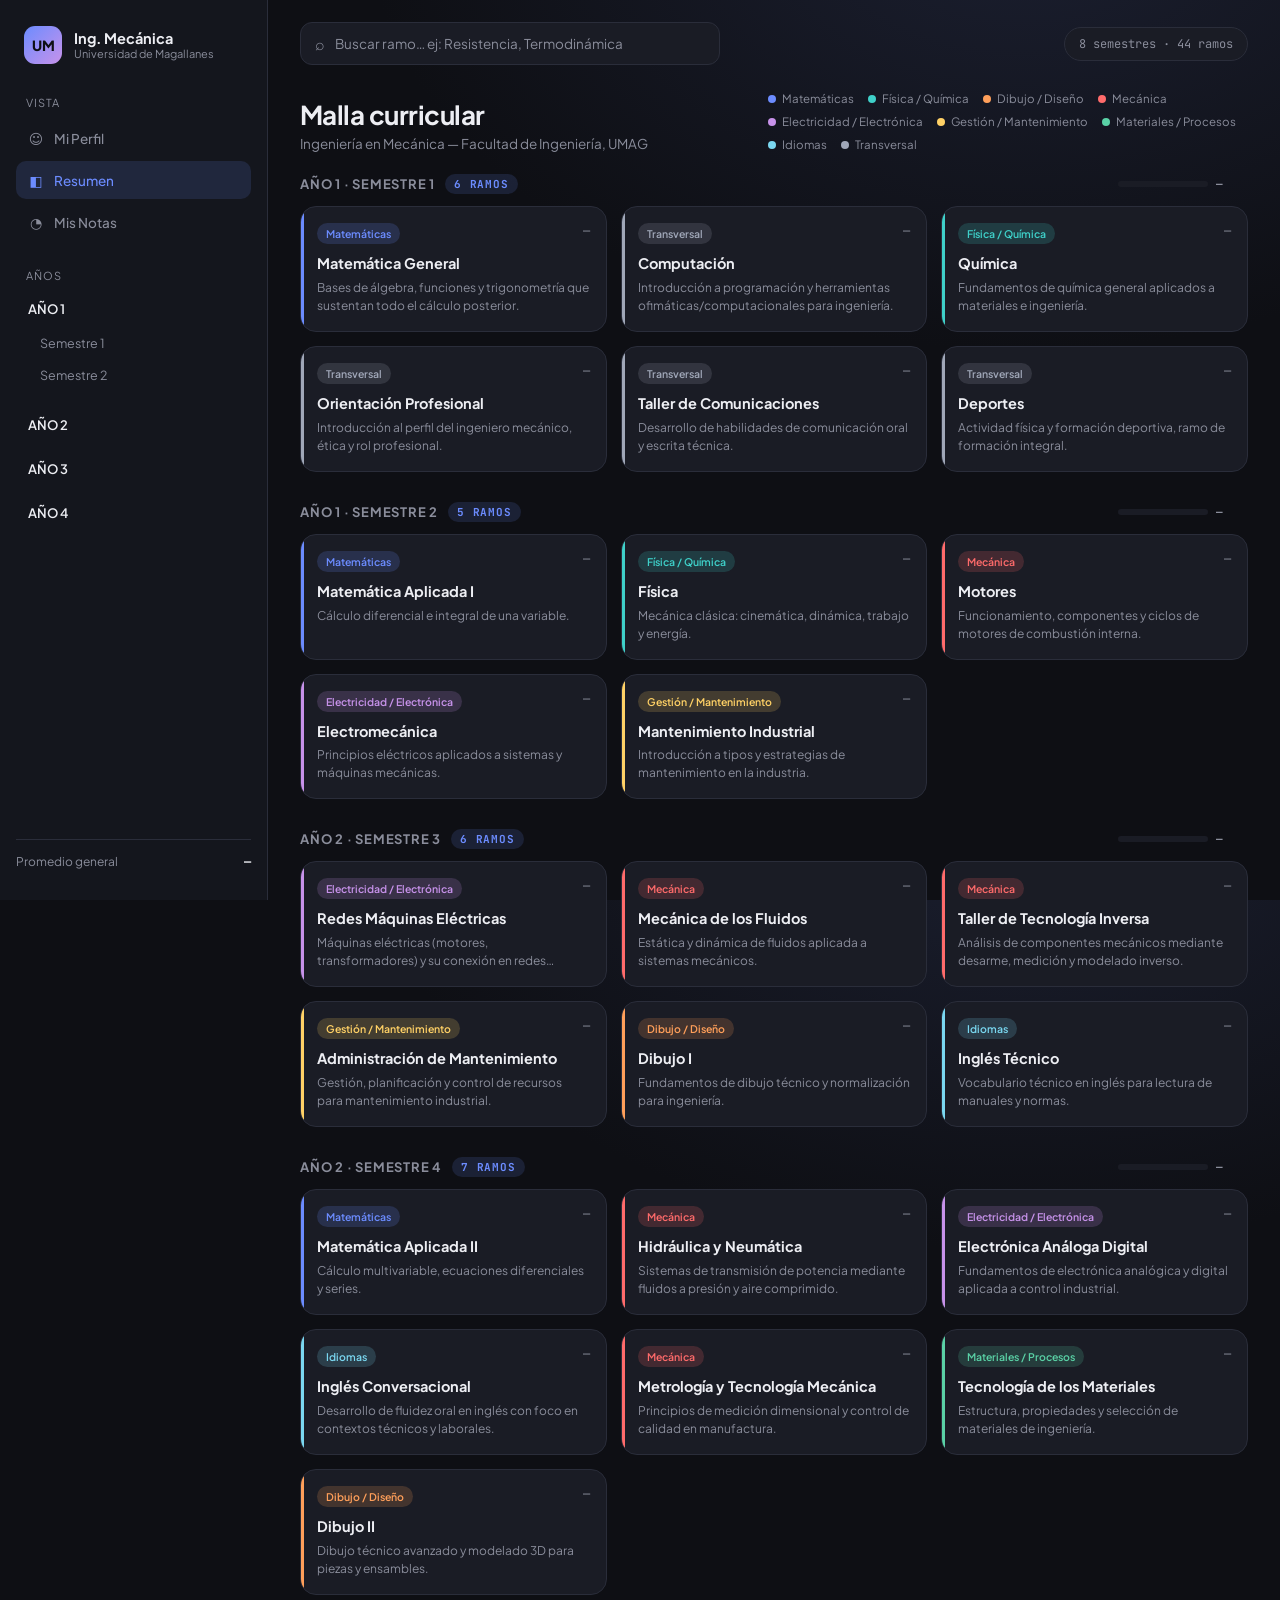
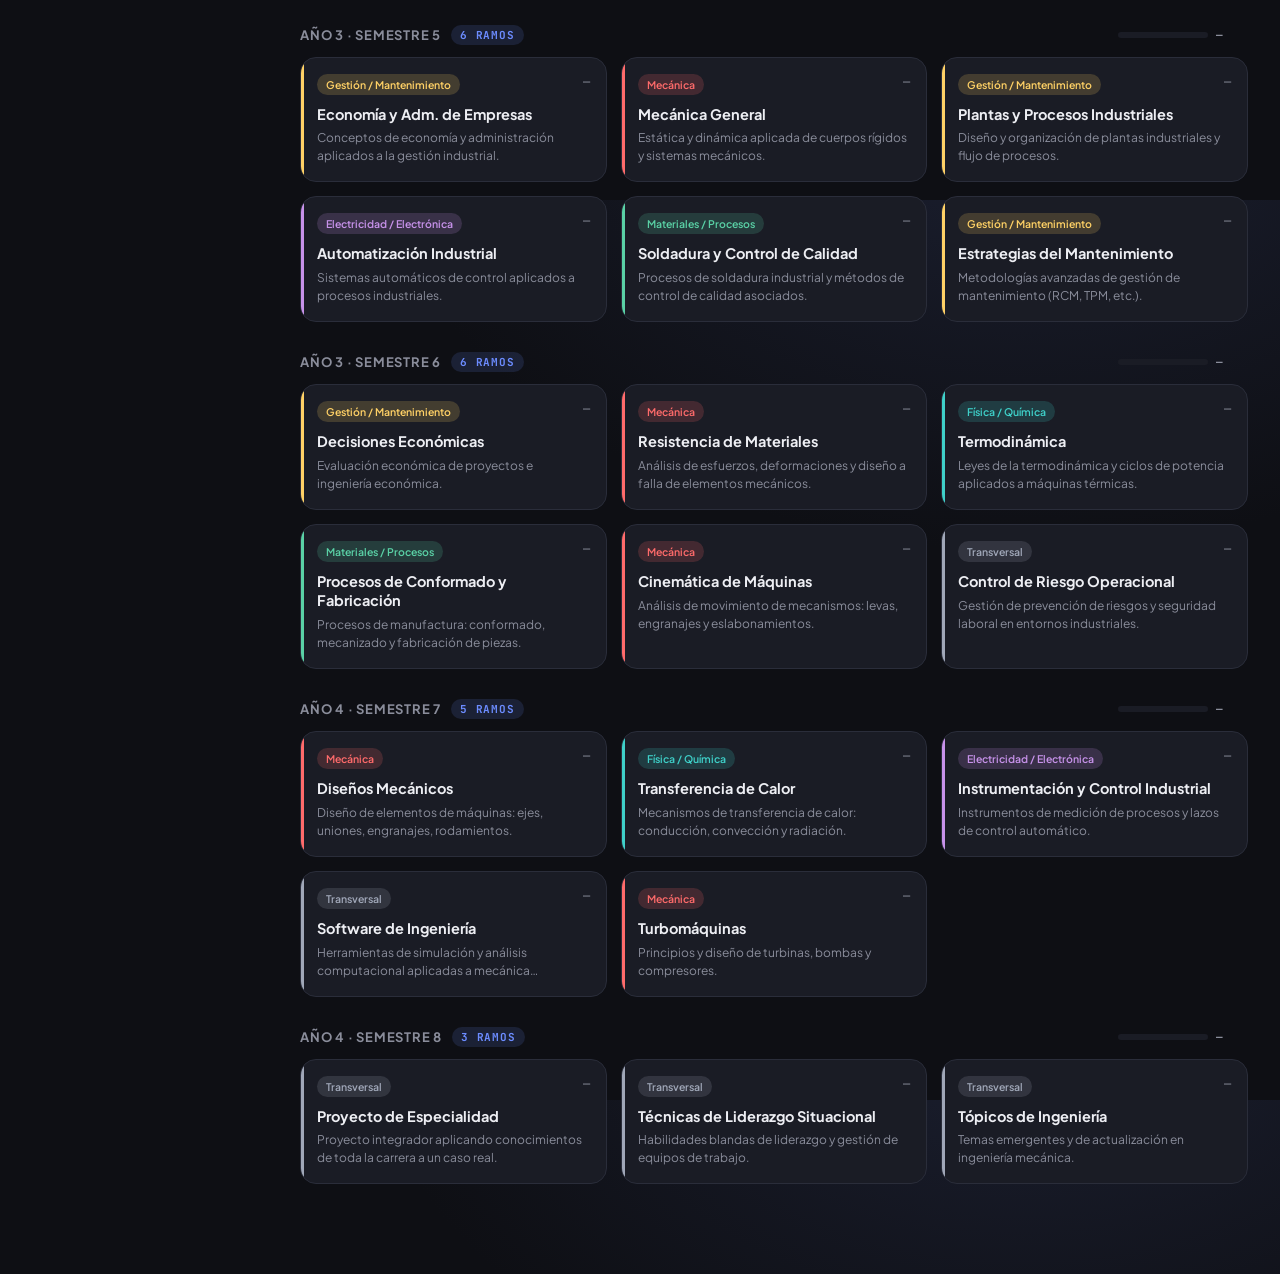
<file: index.html>
<!DOCTYPE html>
<html lang="es">
<head>
<meta charset="UTF-8">
<meta name="viewport" content="width=device-width, initial-scale=1.0">
<title>UMAG · Ingeniería Mecánica — Dashboard de Estudio</title>
<link rel="preconnect" href="https://fonts.googleapis.com">
<link href="https://fonts.googleapis.com/css2?family=Plus+Jakarta+Sans:wght@400;500;600;700;800&family=JetBrains+Mono:wght@400;500&display=swap" rel="stylesheet">
<link rel="stylesheet" href="style.css">
</head>
<body>

<div class="app">

  <!-- SIDEBAR -->
  <aside class="sidebar" id="sidebar">
    <div class="brand">
      <div class="brand-mark">UM</div>
      <div class="brand-text">
        <span class="brand-title">Ing. Mecánica</span>
        <span class="brand-sub">Universidad de Magallanes</span>
      </div>
    </div>

    <nav class="nav">
      <span class="nav-label">Vista</span>
      <button class="nav-item" data-view="profile">
        <span class="nav-ico">☺</span> Mi Perfil
      </button>
      <button class="nav-item active" data-view="overview">
        <span class="nav-ico">◧</span> Resumen
      </button>
      <button class="nav-item" data-view="grades">
        <span class="nav-ico">◔</span> Mis Notas
      </button>
    </nav>

    <nav class="nav years-nav" id="yearsNav">
      <span class="nav-label">Años</span>
      <!-- generado por JS -->
    </nav>

    <div class="sidebar-footer">
      <div class="progress-mini">
        <div class="progress-mini-top">
          <span>Promedio general</span>
          <strong id="globalAvg">—</strong>
        </div>
      </div>
    </div>
  </aside>

  <!-- MAIN -->
  <main class="main">

    <header class="topbar">
      <button class="hamburger" id="hamburgerBtn" aria-label="Abrir menú">
        <span></span><span></span><span></span>
      </button>
      <div class="search">
        <span class="search-ico">⌕</span>
        <input id="searchInput" type="text" placeholder="Buscar ramo… ej: Resistencia, Termodinámica">
      </div>
      <div class="topbar-right">
        <div class="chip" id="semesterChip">8 semestres · 44 ramos</div>
      </div>
    </header>

    <!-- OVERVIEW VIEW -->
    <section id="view-overview" class="view active">
      <div class="view-head">
        <div>
          <h1>Malla curricular</h1>
          <p class="muted">Ingeniería en Mecánica — Facultad de Ingeniería, UMAG</p>
        </div>
        <div class="legend" id="legend"></div>
      </div>

      <div id="semestersWrap"></div>
    </section>

    <!-- GRADES VIEW -->
    <section id="view-grades" class="view">
      <div class="view-head">
        <div>
          <h1>Mis Notas</h1>
          <p class="muted">Registra tus puntajes por evaluación en cada ramo. Se guardan en este navegador.</p>
        </div>
      </div>
      <div id="gradesWrap"></div>
    </section>

    <!-- PROFILE VIEW -->
    <section id="view-profile" class="view">
      <div class="view-head">
        <div>
          <h1>Mi Perfil</h1>
          <p class="muted">Inicia sesión para personalizar tu sesión. Tus datos se guardan solo en este navegador (no hay servidor).</p>
        </div>
      </div>

      <!-- Logged out: login / register -->
      <div id="authBox" class="auth-box">
        <div class="auth-tabs">
          <button class="auth-tab active" data-auth-tab="login">Iniciar sesión</button>
          <button class="auth-tab" data-auth-tab="register">Crear cuenta</button>
        </div>

        <form id="loginForm" class="auth-form active">
          <label>Correo</label>
          <input type="email" id="loginEmail" placeholder="tucorreo@ejemplo.com" required>
          <label>Clave</label>
          <input type="password" id="loginPassword" placeholder="••••••••" required>
          <button type="submit">Iniciar sesión</button>
          <p class="auth-error" id="loginError"></p>
        </form>

        <form id="registerForm" class="auth-form">
          <label>Nombre</label>
          <input type="text" id="regName" placeholder="Tu nombre" required>
          <label>Correo</label>
          <input type="email" id="regEmail" placeholder="tucorreo@ejemplo.com" required>
          <label>Clave</label>
          <input type="password" id="regPassword" placeholder="Mínimo 4 caracteres" required>
          <button type="submit">Crear cuenta</button>
          <p class="auth-error" id="registerError"></p>
        </form>

        <p class="auth-note">⚠️ Este sitio es estático (GitHub Pages), no tiene servidor ni base de datos. Tu cuenta y clave se guardan únicamente en el almacenamiento local de este navegador — no es un sistema de autenticación seguro ni sincronizado entre dispositivos.</p>
      </div>

      <!-- Logged in: profile settings -->
      <div id="profileBox" class="profile-box" style="display:none">
        <div class="profile-card">
          <label class="profile-avatar-wrap" for="profilePhotoInput">
            <div class="profile-avatar" id="profileAvatar">U</div>
            <span class="profile-avatar-edit">Cambiar foto</span>
          </label>
          <input type="file" id="profilePhotoInput" accept="image/*" hidden>
          <div>
            <h2 id="profileName">—</h2>
            <p class="muted" id="profileEmail">—</p>
          </div>
        </div>

        <form id="profileForm" class="auth-form active">
          <label>Nombre</label>
          <input type="text" id="profileNameInput">
          <label>Fecha de nacimiento</label>
          <input type="date" id="profileBirthdateInput">
          <label>Carrera</label>
          <input type="text" id="profileCareerInput" value="Ingeniería en Mecánica — UMAG">
          <label>Año actual</label>
          <select id="profileYearInput">
            <option value="1">Año 1</option>
            <option value="2">Año 2</option>
            <option value="3">Año 3</option>
            <option value="4">Año 4</option>
          </select>

          <h3 class="profile-section-title">Redes sociales</h3>
          <label>Instagram</label>
          <input type="text" id="profileInstagramInput" placeholder="@usuario o link">
          <label>TikTok</label>
          <input type="text" id="profileTiktokInput" placeholder="@usuario o link">
          <label>LinkedIn</label>
          <input type="text" id="profileLinkedinInput" placeholder="Link a tu perfil">

          <button type="submit">Guardar cambios</button>
          <p class="auth-error ok" id="profileSaved"></p>
        </form>

        <div class="profile-socials" id="profileSocials"></div>

        <button class="logout-btn" id="logoutBtn">Cerrar sesión</button>
      </div>
    </section>

  </main>
</div>

<div class="sidebar-overlay" id="sidebarOverlay"></div>

<!-- DETAIL PANEL (slide-over) -->
<div class="overlay" id="overlay"></div>
<aside class="panel" id="panel">
  <div class="panel-head">
    <div>
      <div class="panel-tag" id="panelArea"></div>
      <h2 id="panelTitle"></h2>
      <p class="muted" id="panelMeta"></p>
    </div>
    <button class="panel-close" id="panelClose">✕</button>
  </div>

  <div class="panel-tabs">
    <button class="tab active" data-tab="study">Contenido de estudio</button>
    <button class="tab" data-tab="grades">Puntajes</button>
  </div>

  <div class="panel-body">
    <div class="tab-content active" id="tab-study">
      <p class="panel-summary" id="panelSummary"></p>

      <h4>Temas clave <span class="hint">— clic para abrir el detalle completo</span></h4>
      <ul class="topics-list" id="panelTopics"></ul>

      <h4>Tips de estudio</h4>
      <ul class="tips-list" id="panelTips"></ul>
    </div>

    <div class="tab-content" id="tab-grades">
      <div class="grade-add">
        <input type="number" id="evalScore" placeholder="Puntaje" step="0.1" min="0" max="100">
        <input type="number" id="evalWeight" placeholder="% ponderación" step="1" min="0" max="100">
        <button id="evalAdd">Agregar</button>
      </div>
      <div class="passmin-row">
        <span>Nota mínima para aprobar</span>
        <input type="number" id="passMinInput" placeholder="ej: 60" step="0.1" min="0" max="100">
      </div>
      <div class="grade-avg" id="subjectAvgBox">
        <span>Promedio ponderado del ramo</span>
        <strong id="subjectAvg">—</strong>
      </div>
      <div class="pass-status" id="passStatus" style="display:none"></div>
      <div class="weight-total" id="weightTotal"></div>
      <ul class="grade-list" id="gradeList"></ul>
    </div>
  </div>
</aside>

<script src="data.js"></script>
<script src="auth.js"></script>
<script src="app.js"></script>
</body>
</html>
</file>
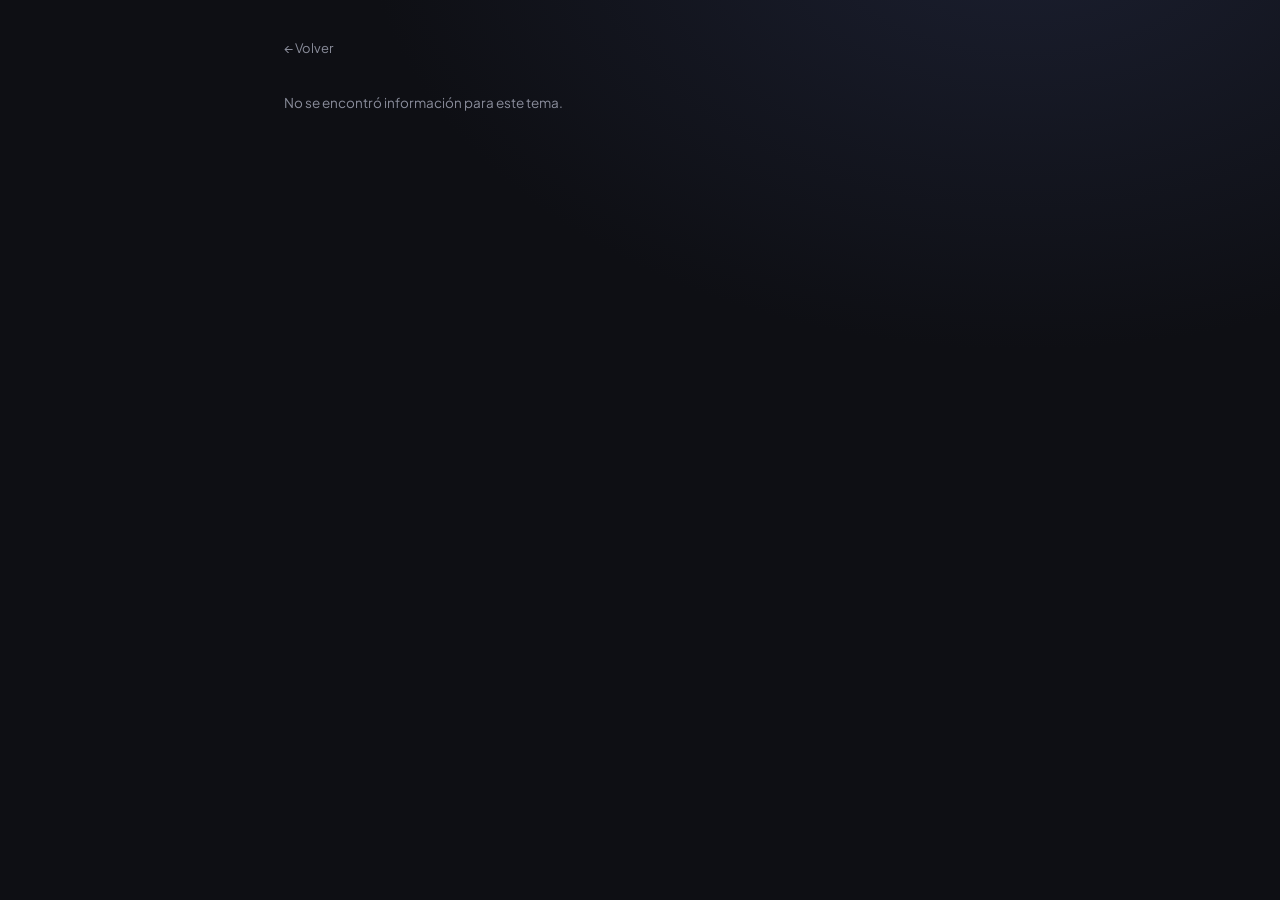
<file: topic.html>
<!DOCTYPE html>
<html lang="es">
<head>
<meta charset="UTF-8">
<meta name="viewport" content="width=device-width, initial-scale=1.0">
<title>Tema · UMAG Ingeniería Mecánica</title>
<link rel="preconnect" href="https://fonts.googleapis.com">
<link href="https://fonts.googleapis.com/css2?family=Plus+Jakarta+Sans:wght@400;500;600;700;800&family=JetBrains+Mono:wght@400;500&display=swap" rel="stylesheet">
<link rel="stylesheet" href="style.css">
</head>
<body>

<div class="topic-page" id="topicPage">
  <!-- contenido generado por JS -->
</div>

<script src="data.js"></script>
<script src="diagrams.js"></script>
<script src="topic.js"></script>
</body>
</html>
</file>
<file: style.css>
:root{
  --bg: #0E0F14;
  --bg-soft: #14161D;
  --card: #1A1C25;
  --card-hover: #20222D;
  --border: #2A2D3A;
  --text: #EDEEF3;
  --muted: #8A8D9B;
  --accent: #6C8CFF;
  --accent-soft: rgba(108,140,255,0.14);
  --radius: 16px;
  --font: 'Plus Jakarta Sans', system-ui, sans-serif;
  --mono: 'JetBrains Mono', monospace;
}

*{ box-sizing: border-box; }
html,body{ height:100%; }
body{
  margin:0;
  background: radial-gradient(1200px 800px at 80% -10%, #1b1f30 0%, var(--bg) 55%);
  color: var(--text);
  font-family: var(--font);
  -webkit-font-smoothing: antialiased;
}

.app{ display:flex; min-height:100vh; }

/* ===== SIDEBAR ===== */
.sidebar{
  width: 268px;
  flex-shrink:0;
  background: var(--bg-soft);
  border-right: 1px solid var(--border);
  display:flex;
  flex-direction:column;
  padding: 22px 16px;
  position: sticky;
  top:0;
  height:100vh;
}
.brand{ display:flex; align-items:center; gap:12px; padding: 4px 8px 22px; }
.brand-mark{
  width:38px; height:38px; border-radius:11px;
  background: linear-gradient(135deg, var(--accent), #C792EA);
  display:flex; align-items:center; justify-content:center;
  font-weight:800; font-size:14px; color:#0E0F14;
}
.brand-text{ display:flex; flex-direction:column; line-height:1.25; }
.brand-title{ font-weight:700; font-size:14.5px; }
.brand-sub{ font-size:11px; color:var(--muted); }

.nav{ display:flex; flex-direction:column; gap:4px; margin-bottom:18px; }
.nav-label{
  font-size:11px; text-transform:uppercase; letter-spacing:.08em;
  color: var(--muted); padding: 10px 10px 6px;
}
.nav-item{
  all:unset; cursor:pointer;
  display:flex; align-items:center; gap:10px;
  padding:10px 12px; border-radius:10px;
  font-size:13.5px; color: var(--muted); font-weight:500;
}
.nav-item:hover{ background: var(--card); color: var(--text); }
.nav-item.active{ background: var(--accent-soft); color: var(--accent); }
.nav-ico{ font-size:14px; width:16px; text-align:center; }

.years-nav{ flex:1; overflow-y:visible; }
.year-group{ margin-bottom:6px; }
.year-head{
  all:unset; box-sizing:border-box; cursor:pointer; width:100%;
  display:flex; align-items:center; justify-content:space-between;
  padding:9px 12px; border-radius:10px; font-size:13px; font-weight:600;
  color: var(--text);
}
.year-head:hover{ background: var(--card); }
.year-head .chev{ color:var(--muted); transition: transform .15s; font-size:11px; }
.year-group.open .year-head .chev{ transform: rotate(90deg); }
.sem-list{ display:none; flex-direction:column; gap:2px; padding-left: 14px; margin: 2px 0 8px; }
.year-group.open .sem-list{ display:flex; }
.sem-link{
  all:unset; cursor:pointer; font-size:12.5px; color:var(--muted);
  padding:7px 10px; border-radius:8px;
}
.sem-link:hover{ background:var(--card); color:var(--text); }

.sidebar-footer{ padding-top: 14px; border-top:1px solid var(--border); }
.progress-mini-top{ display:flex; justify-content:space-between; font-size:12px; color:var(--muted); margin-bottom:8px; }
.progress-mini-top strong{ color: var(--text); font-family: var(--mono); }
.bar{ height:6px; background: var(--card); border-radius:6px; overflow:hidden; }
.bar-fill{ height:100%; width:0%; background: linear-gradient(90deg, var(--accent), #3FD0C9); transition: width .4s; }

/* ===== MAIN ===== */
.main{ flex:1; min-width:0; padding: 22px 32px 60px; }

.topbar{ display:flex; align-items:center; justify-content:space-between; gap:16px; margin-bottom: 26px; }
.search{
  flex:1; max-width:420px; display:flex; align-items:center; gap:10px;
  background: var(--card); border:1px solid var(--border); border-radius: 12px;
  padding: 10px 14px;
}
.search-ico{ color:var(--muted); }
.search input{
  all:unset; flex:1; color:var(--text); font-size:13.5px;
}
.search input::placeholder{ color: var(--muted); }
.chip{
  background: var(--card); border:1px solid var(--border); color:var(--muted);
  font-size:12px; padding:8px 14px; border-radius:999px; font-family: var(--mono);
}

.view{ display:none; }
.view.active{ display:block; }

.view-head{ display:flex; align-items:flex-end; justify-content:space-between; gap:20px; margin-bottom: 22px; flex-wrap:wrap; }
.view-head h1{ font-size: 26px; margin:0 0 4px; letter-spacing:-0.02em; }
.muted{ color: var(--muted); font-size: 13.5px; margin:0; }

.legend{ display:flex; flex-wrap:wrap; gap:8px 14px; max-width: 480px; }
.legend-item{ display:flex; align-items:center; gap:6px; font-size:11.5px; color:var(--muted); }
.legend-dot{ width:8px; height:8px; border-radius:50%; }

.semester-block{ margin-bottom: 30px; }
.semester-title{
  display:flex; align-items:center; gap:10px;
  font-size: 13px; font-weight:700; text-transform:uppercase; letter-spacing:.06em;
  color: var(--muted); margin: 0 0 12px; flex-wrap: wrap;
}
.semester-title .badge{
  background: var(--accent-soft); color: var(--accent);
  padding: 3px 9px; border-radius: 999px; font-size:11px; font-family: var(--mono);
}
.semester-progress{ display:flex; align-items:center; gap:8px; margin-left:auto; }
.semester-progress .bar{ width:90px; height:6px; }
.semester-progress .sp-label{ font-family: var(--mono); font-size:11px; color: var(--muted); min-width:32px; }

.cards-grid{
  display:grid; grid-template-columns: repeat(auto-fill, minmax(240px,1fr)); gap: 14px;
}

.subject-card{
  background: var(--card); border:1px solid var(--border); border-radius: var(--radius);
  padding: 16px; cursor:pointer; transition: all .15s ease; position:relative; overflow:hidden;
}
.subject-card::before{
  content:""; position:absolute; left:0; top:0; bottom:0; width:3px;
  background: var(--c, var(--accent));
}
.subject-card:hover{ background: var(--card-hover); transform: translateY(-2px); border-color: var(--c, var(--border)); }
.card-top{ display:flex; justify-content:space-between; align-items:flex-start; margin-bottom:10px; }
.area-pill{
  font-size:10.5px; font-weight:600; padding:4px 9px; border-radius:999px;
  background: color-mix(in srgb, var(--c, var(--accent)) 18%, transparent);
  color: var(--c, var(--accent));
}
.card-score{ font-family: var(--mono); font-size:12px; color: var(--muted); }
.card-score.has-score{ color: #5AD1A6; font-weight:600; }
.subject-card h3{ font-size: 14.5px; margin: 0 0 6px; line-height:1.3; }
.card-summary{ font-size:12px; color: var(--muted); line-height:1.5; margin:0; display:-webkit-box; -webkit-line-clamp:2; -webkit-box-orient:vertical; overflow:hidden; }

/* ===== GRADES VIEW ===== */
.grades-grid{ display:grid; grid-template-columns: repeat(auto-fill, minmax(280px,1fr)); gap:14px; }
.grade-card{
  background: var(--card); border:1px solid var(--border); border-radius: var(--radius); padding:16px; cursor:pointer;
}
.grade-card:hover{ background: var(--card-hover); }
.grade-card h4{ margin:0 0 4px; font-size:13.5px; }
.grade-card .gc-meta{ font-size:11px; color:var(--muted); margin-bottom:10px; }
.grade-card .gc-avg{ font-family: var(--mono); font-size: 22px; font-weight:700; }
.grade-card .gc-avg.empty{ color: var(--muted); font-size:13px; font-weight:500; }
.grade-card .gc-count{ font-size:11px; color: var(--muted); margin-top:4px; }

/* ===== PANEL ===== */
.overlay{
  position:fixed; inset:0; background: rgba(8,9,13,0.6); backdrop-filter: blur(2px);
  opacity:0; pointer-events:none; transition: opacity .2s; z-index:40;
}
.overlay.show{ opacity:1; pointer-events:auto; }

.panel{
  position:fixed; top:0; right:0; height:100vh; width: 420px; max-width: 92vw;
  background: var(--bg-soft); border-left:1px solid var(--border);
  transform: translateX(100%); transition: transform .25s ease; z-index:50;
  display:flex; flex-direction:column;
}
.panel.show{ transform: translateX(0); }

.panel-head{ display:flex; justify-content:space-between; align-items:flex-start; padding: 22px 22px 0; }
.panel-tag{
  display:inline-block; font-size:11px; font-weight:600; padding:4px 10px; border-radius:999px;
  background: var(--accent-soft); color: var(--accent); margin-bottom:10px;
}
.panel-head h2{ font-size:19px; margin:0 0 6px; }
.panel-close{
  all:unset; cursor:pointer; color: var(--muted); font-size:16px; padding:6px;
}
.panel-close:hover{ color: var(--text); }

.panel-tabs{ display:flex; gap:4px; padding: 16px 22px 0; border-bottom:1px solid var(--border); }
.tab{
  all:unset; cursor:pointer; font-size:12.5px; font-weight:600; color:var(--muted);
  padding: 10px 14px; border-bottom: 2px solid transparent;
}
.tab.active{ color: var(--text); border-bottom-color: var(--accent); }

.panel-body{ flex:1; overflow-y:auto; padding: 18px 22px 30px; }
.panel-summary{ font-size:13.5px; line-height:1.6; color: var(--text); }
.panel-body h4{ font-size:11.5px; text-transform:uppercase; letter-spacing:.06em; color:var(--muted); margin: 20px 0 10px; display:flex; align-items:baseline; gap:8px; }
.panel-body h4 .hint{ text-transform:none; letter-spacing:0; font-size:11px; color: #5A5D6E; }
.topics-list, .tips-list{ list-style:none; margin:0; padding:0; display:flex; flex-direction:column; gap:8px; }
.topics-list li{ padding:0; }
.topics-list a{
  all:unset; cursor:pointer; display:flex; align-items:center; justify-content:space-between; gap:10px;
  font-size:13px; padding: 11px 14px; background: var(--card); border-radius:10px; border:1px solid var(--border);
  transition: all .15s ease;
}
.topics-list a:hover{ background: var(--card-hover); border-color: var(--accent); color: var(--text); }
.topics-list a .topic-arrow{ color: var(--accent); font-size:14px; flex-shrink:0; }
.tips-list li{
  font-size:13px; padding: 9px 12px; background: var(--accent-soft); border-radius:10px; color: #C9D4FF;
  border-left: 3px solid var(--accent);
}

.formula-list{ list-style:none; margin:0; padding:0; display:flex; flex-direction:column; gap:7px; }
.formula-list li{
  font-family: var(--mono); font-size:12.5px; color: #5AD1A6;
  background: rgba(90,209,166,0.08); border:1px solid rgba(90,209,166,0.25);
  padding: 9px 12px; border-radius:10px;
}

.tab-content{ display:none; }
.tab-content.active{ display:block; }

.grade-add{ display:flex; gap:8px; margin-bottom:14px; }
.grade-add input{
  background: var(--card); border:1px solid var(--border); border-radius:10px; color: var(--text);
  padding: 9px 10px; font-size:12.5px; font-family: var(--font);
}
#evalName{ flex:1.6; }
#evalScore{ flex:0.7; min-width:0; }
#evalWeight{ flex:0.7; min-width:0; }
.grade-add button{
  all:unset; cursor:pointer; background: var(--accent); color:#0E0F14; font-weight:700;
  font-size:12.5px; padding: 9px 14px; border-radius:10px;
}
.grade-add button:hover{ filter:brightness(1.08); }

.grade-avg{
  display:flex; justify-content:space-between; align-items:center;
  background: var(--card); border:1px solid var(--border); border-radius:12px; padding:12px 14px; margin-bottom:8px;
}
.grade-avg span{ font-size:12.5px; color:var(--muted); }
.grade-avg strong{ font-family: var(--mono); font-size:18px; }

.weight-total{ font-size:11.5px; color: var(--muted); margin: 0 2px 14px; text-align:right; }
.weight-total.warn{ color: #FF9F5A; }
.weight-total.ok{ color: #5AD1A6; }

.grade-list{ list-style:none; margin:0; padding:0; display:flex; flex-direction:column; gap:8px; }
.grade-row{
  display:flex; justify-content:space-between; align-items:center;
  background: var(--card); border:1px solid var(--border); border-radius:10px; padding:10px 12px;
}
.grade-row .gr-name{ font-size:13px; }
.grade-row .gr-right{ display:flex; align-items:center; gap:10px; }
.grade-row .gr-weight{
  font-family: var(--mono); font-size:11.5px; color: var(--accent);
  background: var(--accent-soft); padding: 3px 8px; border-radius: 999px;
}
.grade-row .gr-score{ font-family:var(--mono); font-weight:700; font-size:13.5px; }
.grade-row .gr-del{ all:unset; cursor:pointer; color: var(--muted); font-size:13px; }
.grade-row .gr-del:hover{ color:#FF6B6B; }
.grade-empty{ color: var(--muted); font-size:12.5px; padding: 10px 2px; }

.passmin-row{
  display:flex; justify-content:space-between; align-items:center; gap:10px;
  margin-bottom: 10px;
}
.passmin-row span{ font-size:12.5px; color: var(--muted); }
.passmin-row input{
  width: 90px; background: var(--card); border:1px solid var(--border); border-radius:8px; color: var(--text);
  padding: 7px 10px; font-size:12.5px; font-family: var(--mono); text-align:right;
}

.pass-status{
  text-align:center; font-size:12.5px; font-weight:700; padding: 9px 12px;
  border-radius:10px; margin-bottom:14px;
}
.pass-status.pass{ background: rgba(90,209,166,0.12); color:#5AD1A6; border:1px solid rgba(90,209,166,0.3); }
.pass-status.fail{ background: rgba(255,107,107,0.12); color:#FF6B6B; border:1px solid rgba(255,107,107,0.3); }

/* ===== AUTH / PROFILE ===== */
.auth-box, .profile-box{ max-width: 420px; }
.auth-tabs{ display:flex; gap:6px; margin-bottom:18px; background: var(--card); border:1px solid var(--border); border-radius:12px; padding:4px; }
.auth-tab{
  all:unset; cursor:pointer; flex:1; text-align:center; font-size:13px; font-weight:600; color:var(--muted);
  padding: 9px 0; border-radius:9px;
}
.auth-tab.active{ background: var(--accent); color:#0E0F14; }

.auth-form{ display:none; flex-direction:column; gap:6px; }
.auth-form.active{ display:flex; }
.auth-form label{ font-size:11.5px; color: var(--muted); margin-top:8px; }
.auth-form input, .auth-form select{
  background: var(--card); border:1px solid var(--border); border-radius:10px; color: var(--text);
  padding: 10px 12px; font-size:13px; font-family: var(--font);
}
.auth-form button{
  all:unset; cursor:pointer; margin-top:16px; text-align:center; background: var(--accent); color:#0E0F14;
  font-weight:700; font-size:13px; padding: 11px 14px; border-radius:10px;
}
.auth-form button:hover{ filter:brightness(1.08); }
.auth-error{ font-size:12px; color:#FF6B6B; min-height:16px; margin: 8px 0 0; }
.auth-error.ok{ color:#5AD1A6; }
.auth-note{ font-size:11.5px; color: var(--muted); line-height:1.6; margin-top:22px; padding:12px 14px; background: var(--card); border:1px solid var(--border); border-radius:10px; }

.profile-card{ display:flex; align-items:center; gap:14px; margin-bottom:24px; }
.profile-avatar-wrap{ position:relative; cursor:pointer; flex-shrink:0; display:block; border-radius:50%; }
.profile-avatar{
  width:56px; height:56px; border-radius:50%; flex-shrink:0; overflow:hidden;
  background: linear-gradient(135deg, var(--accent), #C792EA);
  display:flex; align-items:center; justify-content:center; font-weight:800; font-size:20px; color:#0E0F14;
}
.profile-avatar img{ width:100%; height:100%; object-fit:cover; }
.profile-avatar-edit{
  position:absolute; inset:0; border-radius:50%; display:flex; align-items:center; justify-content:center;
  background: rgba(14,15,20,0.75); color:#fff; font-size:8.5px; font-weight:600; text-align:center; line-height:1.2;
  opacity:0; transition: opacity .15s;
}
.profile-avatar-wrap:hover .profile-avatar-edit{ opacity:1; }
.profile-card h2{ margin:0 0 2px; font-size:17px; }
.profile-section-title{
  font-size:11.5px; text-transform:uppercase; letter-spacing:.06em; color: var(--muted);
  margin: 22px 0 0; padding-top:14px; border-top:1px solid var(--border);
}
.profile-socials{ display:flex; gap:8px; margin-top:18px; flex-wrap:wrap; }
.profile-socials a{
  all:unset; cursor:pointer; font-size:12px; font-weight:600; color: var(--accent);
  background: var(--accent-soft); padding: 7px 12px; border-radius:999px;
}
.profile-socials a:hover{ filter:brightness(1.15); }
.logout-btn{
  all:unset; box-sizing:border-box; cursor:pointer; margin-top:18px; text-align:center; display:block; width:100%;
  font-size:12.5px; font-weight:600; color: #FF6B6B; padding: 10px 14px; border-radius:10px;
  border: 1px solid rgba(255,107,107,0.3); background: rgba(255,107,107,0.08);
}
.logout-btn:hover{ background: rgba(255,107,107,0.16); }

.hamburger{
  all:unset; box-sizing:border-box; cursor:pointer; display:none; flex-direction:column;
  justify-content:center; gap:4px; width:36px; height:36px; flex-shrink:0;
}
.hamburger span{ display:block; height:2px; width:20px; background: var(--text); border-radius:2px; }

.sidebar-overlay{
  position:fixed; inset:0; background: rgba(8,9,13,0.6); backdrop-filter: blur(2px);
  opacity:0; pointer-events:none; transition: opacity .2s; z-index:60; display:none;
}
.sidebar-overlay.show{ opacity:1; pointer-events:auto; }

@media (max-width: 900px){
  .hamburger{ display:flex; }
  .sidebar-overlay{ display:block; }

  .sidebar{
    position:fixed; left:0; top:0; z-index:70;
    transform: translateX(-100%); transition: transform .25s ease;
    box-shadow: 8px 0 30px rgba(0,0,0,0.4);
  }
  .sidebar.open{ transform: translateX(0); }

  .main{ padding: 16px 14px 50px; }
  .topbar{ flex-wrap: wrap; gap:10px; }
  .topbar-right{ flex-shrink:0; }
  .chip{ font-size:10.5px; padding:7px 10px; white-space:nowrap; }
  .search{ max-width:none; order:3; flex-basis:100%; }
  .view-head{ flex-direction:column; align-items:flex-start; }
  .cards-grid{ grid-template-columns: 1fr; }
  .grades-grid{ grid-template-columns: 1fr; }
  .panel{ width:100vw; max-width:100vw; }
  .topic-page{ padding: 24px 16px 60px; }
}

/* ===== TOPIC DETAIL PAGE ===== */
.topic-page{ max-width: 760px; margin: 0 auto; padding: 36px 24px 80px; }
.topic-back{
  all:unset; cursor:pointer; display:inline-flex; align-items:center; gap:6px;
  color: var(--muted); font-size:13px; margin-bottom:22px;
}
.topic-back:hover{ color: var(--text); }
.topic-breadcrumb{ font-size:12.5px; color: var(--muted); margin-bottom:10px; }
.topic-breadcrumb .area-pill{ margin-right:8px; }
.topic-title{ font-size:26px; margin:0 0 8px; letter-spacing:-0.02em; line-height:1.25; }
.topic-subject{ color: var(--muted); font-size:13.5px; margin: 0 0 28px; }

.topic-section{ margin-bottom: 30px; }
.topic-section h3{
  font-size:12px; text-transform:uppercase; letter-spacing:.07em; color: var(--muted); margin: 0 0 14px;
}
.topic-points{ list-style:none; margin:0; padding:0; display:flex; flex-direction:column; gap:10px; }
.topic-points li{
  font-size:14px; line-height:1.65; color: var(--text);
  padding: 12px 16px; background: var(--card); border:1px solid var(--border); border-radius:12px;
}
.topic-diagram{
  background: var(--card); border:1px solid var(--border); border-radius: var(--radius);
  padding: 20px; display:flex; justify-content:center; margin-bottom: 30px;
}
.topic-diagram svg{ max-width:100%; height:auto; }
.topic-empty{ color: var(--muted); font-size:13.5px; line-height:1.6; }
</file>
